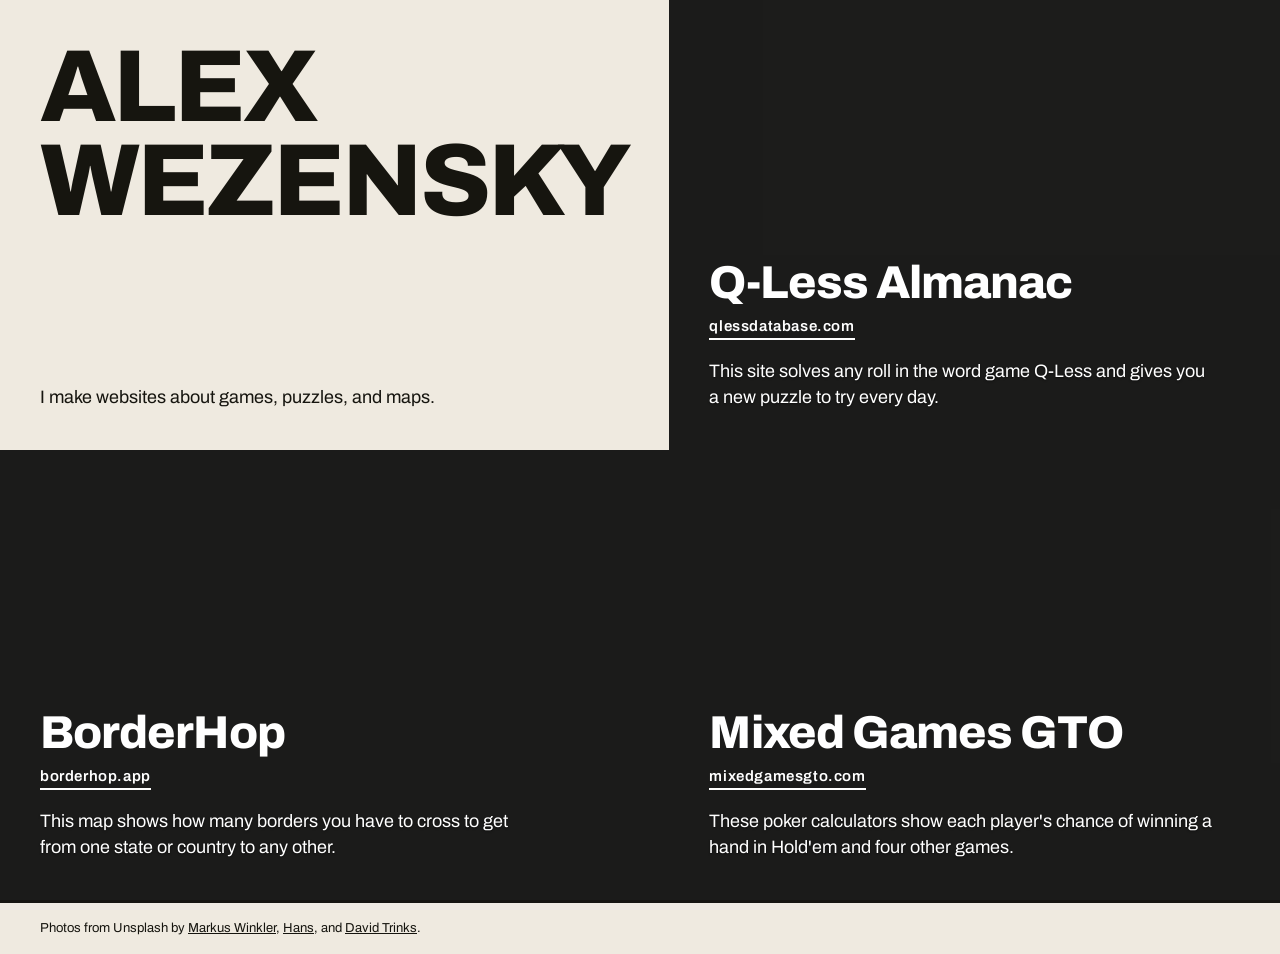
<file: web/home/index.html>
<!DOCTYPE html>
<html lang="en">
<head>
<meta charset="utf-8">
<meta name="viewport" content="width=device-width, initial-scale=1">
<title>Alex Wezensky</title>
<meta name="description" content="Websites built by Alex Wezensky.">
<link rel="preconnect" href="https://fonts.googleapis.com">
<link rel="preconnect" href="https://fonts.gstatic.com" crossorigin>
<link href="https://fonts.googleapis.com/css2?family=Archivo:wght@400;600;800&display=swap" rel="stylesheet">
<style>
  :root {
    --paper: #efeae0;
    --ink: #16150f;
    --rule: #16150f;
    --shade: rgba(12, 12, 10, 0.58);
    --shade-hover: rgba(12, 12, 10, 0.4);
    --on-photo: #ffffff;
  }
  @media (prefers-color-scheme: dark) {
    :root:not([data-theme="light"]) {
      --paper: #16150f;
      --ink: #efeae0;
      --rule: #efeae0;
    }
  }
  :root[data-theme="dark"] {
    --paper: #16150f;
    --ink: #efeae0;
    --rule: #efeae0;
  }

  * { box-sizing: border-box; border-radius: 0; }
  html, body { margin: 0; }
  body {
    background: var(--paper);
    color: var(--ink);
    font-family: "Archivo", "Helvetica Neue", Arial, sans-serif;
    font-size: 18px;
    line-height: 1.45;
  }

  .grid {
    display: grid;
    grid-template-columns: 1fr 1fr;
    width: 100%;
    min-height: 100vh;
  }

  .cell {
    position: relative;
    min-height: 50vh;
    padding: 40px;
    display: flex;
    flex-direction: column;
    justify-content: flex-end;
  }

  .intro {
    justify-content: space-between;
  }
  .intro h1 {
    margin: 0;
    font-size: clamp(48px, 8vw, 112px);
    font-weight: 800;
    line-height: 0.92;
    letter-spacing: -0.03em;
    text-transform: uppercase;
  }
  .intro p {
    margin: 32px 0 0;
    max-width: 30em;
  }

  .project {
    color: var(--on-photo);
    text-decoration: none;
    background-color: #333;
    background-size: cover;
    background-position: center;
    isolation: isolate;
  }
  .project::before {
    content: "";
    position: absolute;
    inset: 0;
    background: var(--shade);
    transition: background 0.2s;
    z-index: -1;
  }
  .project:hover::before,
  .project:focus-visible::before { background: var(--shade-hover); }
  .project:focus-visible { outline: 4px solid #f4c20d; outline-offset: -4px; }

  .project h2 {
    margin: 0;
    font-size: clamp(30px, 3.6vw, 48px);
    font-weight: 800;
    line-height: 1;
    letter-spacing: -0.02em;
  }
  .project .url {
    align-self: flex-start;
    margin-top: 10px;
    font-size: 15px;
    font-weight: 600;
    letter-spacing: 0.04em;
    border-bottom: 2px solid currentColor;
  }
  .project p {
    margin: 18px 0 0;
    max-width: 28em;
    text-shadow: 0 1px 2px rgba(0, 0, 0, 0.5);
  }

  .qless {
    background-image: url("https://images.unsplash.com/photo-1705484229078-e48b8a1bbbc9?auto=format&fit=crop&w=1600&q=70");
  }
  .borderhop {
    background-image: url("https://images.unsplash.com/photo-1622449589142-7757caf37fb9?auto=format&fit=crop&w=1600&h=1100&q=70");
  }
  .mixedgames {
    background-image: url("https://images.unsplash.com/photo-1670251400844-26c200b75a0f?auto=format&fit=crop&w=1600&q=70");
  }

  footer {
    padding: 16px 40px;
    font-size: 13px;
    border-top: 3px solid var(--rule);
  }
  footer a { color: inherit; }

  @media (max-width: 760px) {
    .grid { grid-template-columns: 1fr; }
    .cell { min-height: 60vh; padding: 28px 16px; }
    .intro { min-height: auto; gap: 48px; }
    footer { padding: 16px; }
  }
</style>
</head>
<body>
<main class="grid">
  <section class="cell intro">
    <h1>Alex<br>Wezensky</h1>
    <p>I make websites about games, puzzles, and maps.</p>
  </section>

  <a class="cell project qless" href="https://qlessdatabase.com">
    <h2>Q-Less Almanac</h2>
    <span class="url">qlessdatabase.com</span>
    <p>This site solves any roll in the word game Q-Less and gives you a new puzzle to try every day.</p>
  </a>

  <a class="cell project borderhop" href="https://borderhop.app">
    <h2>BorderHop</h2>
    <span class="url">borderhop.app</span>
    <p>This map shows how many borders you have to cross to get from one state or country to any other.</p>
  </a>

  <a class="cell project mixedgames" href="https://mixedgamesgto.com">
    <h2>Mixed Games GTO</h2>
    <span class="url">mixedgamesgto.com</span>
    <p>These poker calculators show each player's chance of winning a hand in Hold'em and four other games.</p>
  </a>
</main>
<footer>
  Photos from Unsplash by
  <a href="https://unsplash.com/photos/5aiCc8n6tIE">Markus Winkler</a>,
  <a href="https://unsplash.com/photos/hAJhORQHk94">Hans</a>, and
  <a href="https://unsplash.com/photos/VKtjnYXhzGA">David Trinks</a>.
</footer>
</body>
</html>
</file>
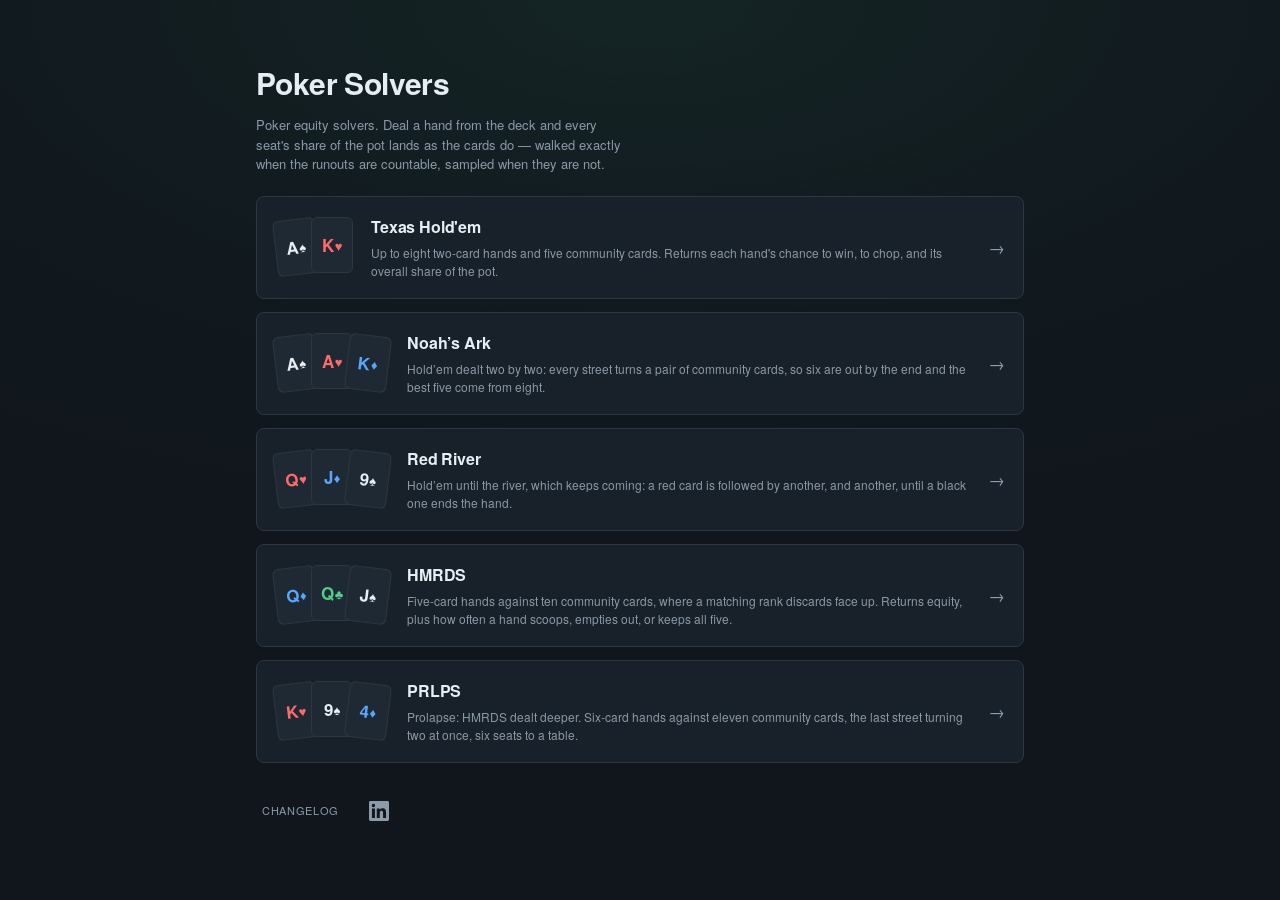
<file: web/static/index.html>
<!DOCTYPE html>
<html lang="en">
<head>
<meta charset="utf-8">
<meta name="viewport" content="width=device-width, initial-scale=1">
<title>Poker Solvers</title>
<meta name="description" content="Poker equity solvers by Alex Wezensky.">
<link rel="icon" href="favicon.svg" type="image/svg+xml">
<link rel="stylesheet" href="style.css">
</head>
<body>
<main>
  <header>
    <h1>Poker Solvers</h1>
    <p class="blurb">
      Poker equity solvers. Deal a hand from the deck and every seat's share of
      the pot lands as the cards do &mdash; walked exactly when the runouts are
      countable, sampled when they are not.
    </p>
  </header>

  <nav class="solvers">
    <a class="solver" href="/holdem/">
      <div class="hand" aria-hidden="true">
        <span class="card suit-s">A<span class="pip">&spades;</span></span>
        <span class="card suit-h">K<span class="pip">&hearts;</span></span>
      </div>
      <div class="copy">
        <h2>Texas Hold'em</h2>
        <p>
          Up to eight two-card hands and five community cards. Returns each
          hand's chance to win, to chop, and its overall share of the pot.
        </p>
      </div>
      <span class="go" aria-hidden="true">&rarr;</span>
    </a>

    <a class="solver" href="/noah/">
      <!-- A pair apiece, for a game that deals its board two by two. -->
      <div class="hand" aria-hidden="true">
        <span class="card suit-s">A<span class="pip">&spades;</span></span>
        <span class="card suit-h">A<span class="pip">&hearts;</span></span>
        <span class="card suit-d">K<span class="pip">&diams;</span></span>
      </div>
      <div class="copy">
        <h2>Noah&rsquo;s Ark</h2>
        <p>
          Hold&rsquo;em dealt two by two: every street turns a pair of community
          cards, so six are out by the end and the best five come from eight.
        </p>
      </div>
      <span class="go" aria-hidden="true">&rarr;</span>
    </a>

    <a class="solver" href="/redriver/">
      <div class="hand" aria-hidden="true">
        <span class="card suit-h">Q<span class="pip">&hearts;</span></span>
        <span class="card suit-d">J<span class="pip">&diams;</span></span>
        <span class="card suit-s">9<span class="pip">&spades;</span></span>
      </div>
      <div class="copy">
        <h2>Red River</h2>
        <p>
          Hold&rsquo;em until the river, which keeps coming: a red card is
          followed by another, and another, until a black one ends the hand.
        </p>
      </div>
      <span class="go" aria-hidden="true">&rarr;</span>
    </a>

    <a class="solver" href="/hmrds/">
      <div class="hand" aria-hidden="true">
        <span class="card suit-d">Q<span class="pip">&diams;</span></span>
        <span class="card suit-c">Q<span class="pip">&clubs;</span></span>
        <span class="card suit-s">J<span class="pip">&spades;</span></span>
      </div>
      <div class="copy">
        <h2>HMRDS</h2>
        <p>
          Five-card hands against ten community cards, where a matching rank
          discards face up. Returns equity, plus how often a hand scoops,
          empties out, or keeps all five.
        </p>
      </div>
      <span class="go" aria-hidden="true">&rarr;</span>
    </a>

    <a class="solver" href="/prlps/">
      <div class="hand" aria-hidden="true">
        <span class="card suit-h">K<span class="pip">&hearts;</span></span>
        <span class="card suit-s">9<span class="pip">&spades;</span></span>
        <span class="card suit-d">4<span class="pip">&diams;</span></span>
      </div>
      <div class="copy">
        <h2>PRLPS</h2>
        <p>
          Prolapse: HMRDS dealt deeper. Six-card hands against eleven community
          cards, the last street turning two at once, six seats to a table.
        </p>
      </div>
      <span class="go" aria-hidden="true">&rarr;</span>
    </a>
  </nav>

  <footer>
    <a class="changelog-link" href="/changelog">Changelog</a>
    <a class="linkedin" href="https://www.linkedin.com/in/alex-wezensky-8425b7b8/"
       target="_blank" rel="noopener noreferrer" aria-label="Alex Wezensky on LinkedIn">
      <!-- The mark drawn rather than fetched: one file fewer, and it takes the
           colour of the link it sits in. -->
      <svg viewBox="0 0 24 24" width="20" height="20" fill="currentColor" aria-hidden="true">
        <path d="M20.45 20.45h-3.56v-5.57c0-1.33-.02-3.04-1.85-3.04-1.85 0-2.14 1.45-2.14 2.94v5.67H9.35V9h3.41v1.56h.05c.48-.9 1.64-1.85 3.37-1.85 3.6 0 4.27 2.37 4.27 5.46v6.28zM5.34 7.43a2.06 2.06 0 1 1 0-4.13 2.06 2.06 0 0 1 0 4.13zM7.12 20.45H3.56V9h3.56v11.45zM22.22 0H1.77C.79 0 0 .77 0 1.72v20.56C0 23.23.79 24 1.77 24h20.45c.98 0 1.78-.77 1.78-1.72V1.72C24 .77 23.2 0 22.22 0z"/>
      </svg>
    </a>
  </footer>
</main>
</body>
</html>
</file>
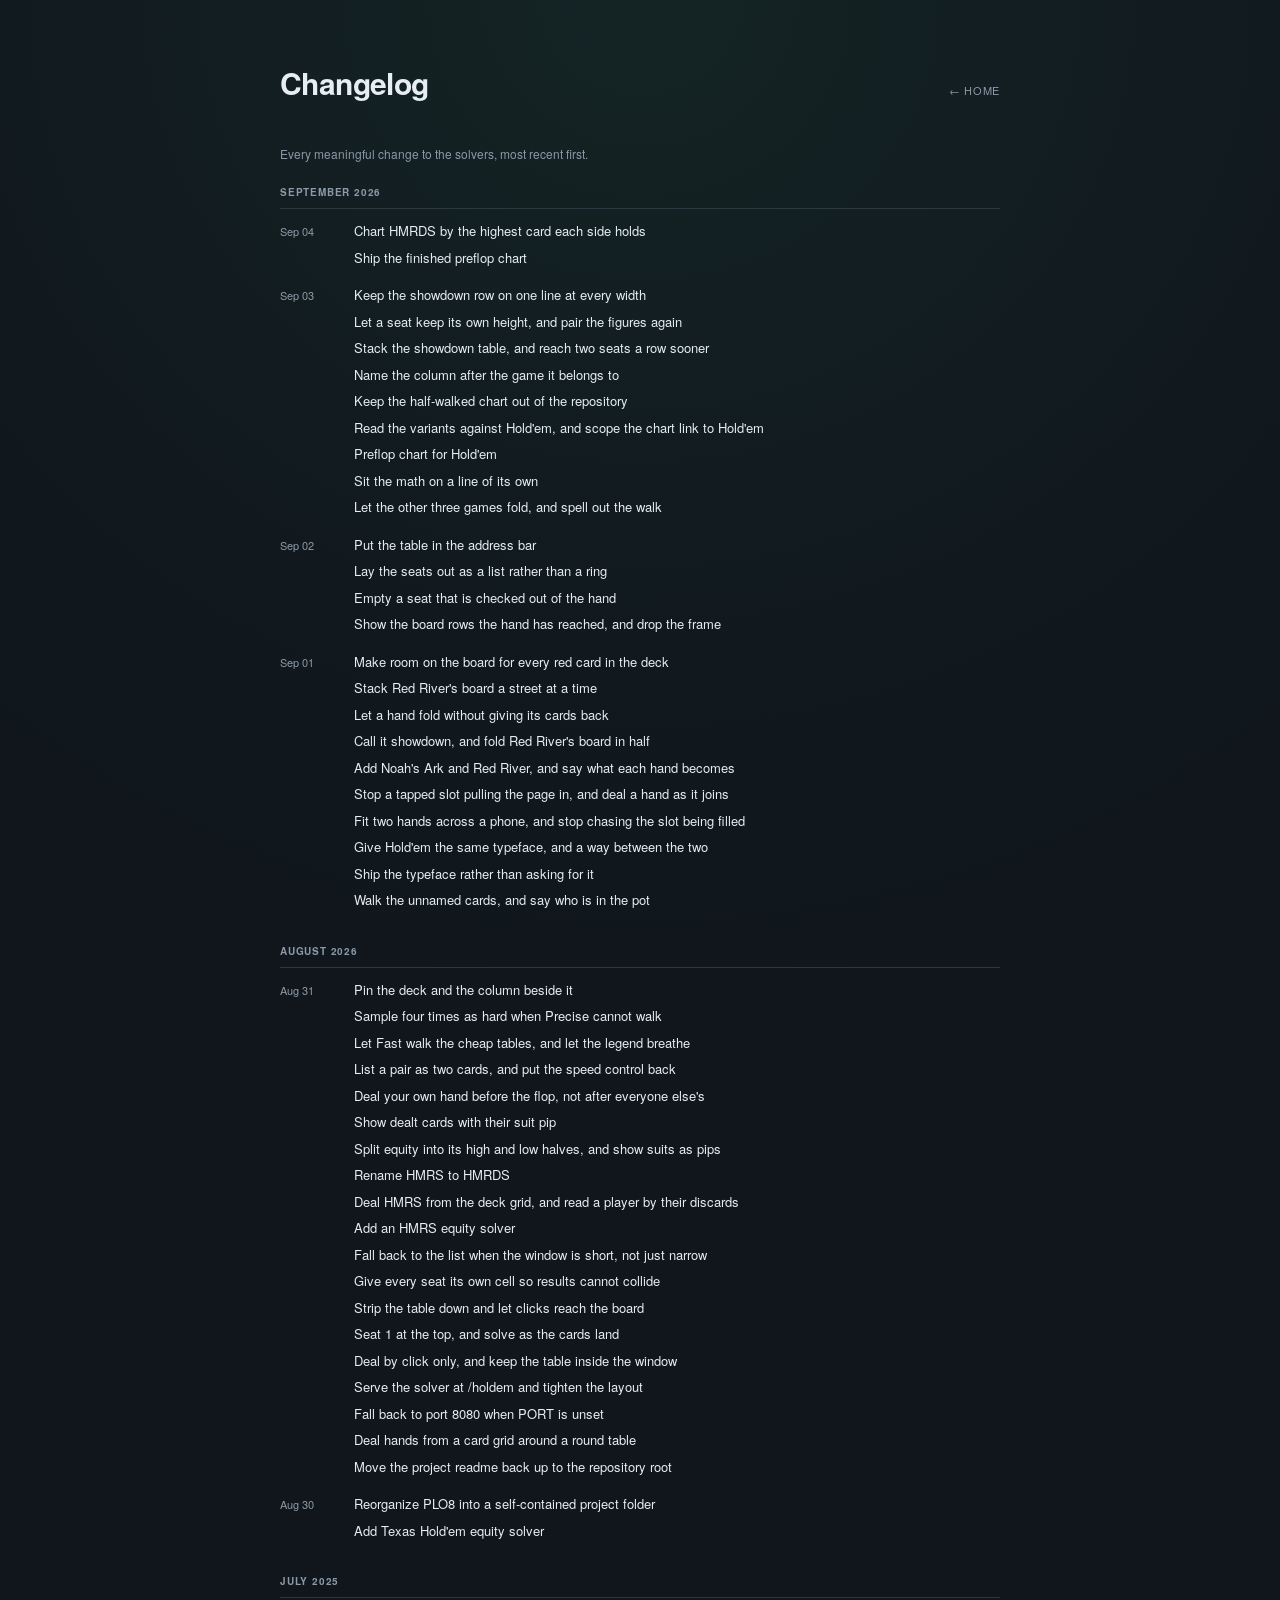
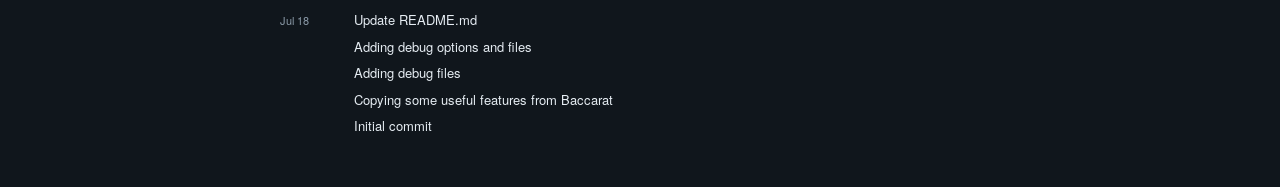
<file: web/static/changelog.html>
<!DOCTYPE html>
<html lang="en">
<head>
<meta charset="utf-8">
<meta name="viewport" content="width=device-width, initial-scale=1">
<title>Changelog</title>
<link rel="icon" href="favicon.svg" type="image/svg+xml">
<link rel="stylesheet" href="style.css">
<link rel="stylesheet" href="changelog.css">
</head>
<body>
<main>
  <header>
    <h1>Changelog</h1>
    <a class="back" href="/">&larr; Home</a>
  </header>

  <p class="blurb">
    Every meaningful change to the solvers, most recent first.
  </p>

  <section id="feed" class="feed"></section>
  <p id="status" class="status">Loading&hellip;</p>
</main>
<script src="changelog.js"></script>
</body>
</html>
</file>
<file: web/static/style.css>
/* Shares the solvers' palette and type, so following a link off this page
   does not feel like leaving it. */
/* TeX Gyre Heros, a Helvetica built from URW's Nimbus Sans and released under
   the GUST Font License (fonts/GUST-FONT-LICENSE.txt). Naming Helvetica in a
   font stack is not enough: Windows does not ship it, so the stack fell through
   to Arial, whose a, t, C and R are drawn differently. Shipping the font is the
   only way the page looks the same on every machine. */
@font-face {
  font-family: "TeX Gyre Heros";
  src: url("fonts/texgyreheros-regular.woff2") format("woff2");
  font-weight: 400;
  font-style: normal;
  font-display: swap;
}
@font-face {
  font-family: "TeX Gyre Heros";
  src: url("fonts/texgyreheros-bold.woff2") format("woff2");
  /* The page asks for 600 in places; spanning the range stops the browser
     smearing a synthetic bold over the real one. */
  font-weight: 600 700;
  font-style: normal;
  font-display: swap;
}

:root {
  --bg: #10161c;
  --panel: #182029;
  --panel-2: #1f2933;
  --line: #2b3742;
  --text: #e6edf3;
  --muted: #8b9aa8;
  --accent: #3fb27f;
  --accent-dim: #2c7a58;
  --spade: #e6edf3;
  --heart: #ff6b6b;
  --diamond: #57a6ff;
  --club: #4fd18b;
  --font: "TeX Gyre Heros", Helvetica, "Helvetica Neue", Arial, sans-serif;
}

* { box-sizing: border-box; }

body {
  margin: 0;
  padding: 26px 16px 51px;
  background: var(--bg);
  color: var(--text);
  font: 12px/1.5 var(--font);
  /* The felt from the solvers' table, spread behind the whole page. */
  background-image: radial-gradient(ellipse 90% 60% at 50% 0%,
    rgba(63, 178, 127, 0.09), rgba(63, 178, 127, 0.02) 60%, transparent 100%);
  background-repeat: no-repeat;
}

main {
  max-width: 768px;
  margin: 0 auto;
  min-height: calc(100dvh - 77px);
  display: flex;
  flex-direction: column;
}

header { margin: 34px 0 22px; }
h1 { margin: 0 0 10px; font-size: 30px; letter-spacing: -0.02em; }
.blurb { margin: 0; max-width: 54ch; color: var(--muted); font-size: 13px; }

.solvers { display: flex; flex-direction: column; gap: 13px; }

.solver {
  display: flex;
  align-items: center;
  gap: 18px;
  background: var(--panel);
  border: 1px solid var(--line);
  border-radius: 8px;
  padding: 18px;
  color: inherit;
  text-decoration: none;
  transition: border-color 0.15s, background 0.15s, transform 0.15s;
}
.solver:hover, .solver:focus-visible {
  border-color: var(--accent-dim);
  background: rgba(63, 178, 127, 0.07);
  transform: translateY(-1px);
  outline: none;
}
.solver:focus-visible { box-shadow: 0 0 0 2px rgba(63, 178, 127, 0.3); }

.copy { flex: 1 1 auto; min-width: 0; }
.copy h2 { margin: 0 0 5px; font-size: 16px; letter-spacing: -0.01em; }
.copy p { margin: 0; color: var(--muted); }

/* The hands fan the way a dealt hand does, and square up on hover. */
.hand { flex: 0 0 auto; display: flex; }
.card {
  display: flex;
  align-items: center;
  justify-content: center;
  gap: 1px;
  width: 42px; height: 56px;
  background: var(--panel-2);
  border: 1px solid var(--line);
  border-radius: 6px;
  font: 600 17px/1 var(--font);
  transition: transform 0.15s;
}
.card + .card { margin-left: -6px; }
.card:nth-child(1) { transform: rotate(-7deg); }
.card:nth-child(2) { transform: rotate(0deg) translateY(-2px); }
.card:nth-child(3) { transform: rotate(7deg); }
.solver:hover .card, .solver:focus-visible .card {
  transform: rotate(0deg) translateY(0);
}
.solver:hover .card + .card, .solver:focus-visible .card + .card {
  margin-left: 4px;
}
.pip { font-size: 13px; }
.card.suit-s { color: var(--spade); }
.card.suit-h { color: var(--heart); }
.card.suit-d { color: var(--diamond); }
.card.suit-c { color: var(--club); }

.go { flex: 0 0 auto; color: var(--muted); font-size: 17px; }
.solver:hover .go, .solver:focus-visible .go { color: var(--accent); }


/* The one thing at the foot of the page, so it sits under the solvers rather
   than beside them. */
footer { margin-top: 34px; display: flex; align-items: center; gap: 20px; }
.changelog-link {
  color: var(--muted);
  text-decoration: none;
  font-size: 11px;
  text-transform: uppercase;
  letter-spacing: 0.06em;
  padding: 4px 6px;
  border-radius: 4px;
  transition: color 0.15s;
}
.changelog-link:hover, .changelog-link:focus-visible {
  color: var(--accent); outline: none;
}
.linkedin {
  color: var(--muted);
  display: inline-flex;
  border-radius: 6px;
  padding: 4px;
  transition: color 0.15s;
}
.linkedin:hover, .linkedin:focus-visible { color: var(--accent); outline: none; }
.linkedin:focus-visible { box-shadow: 0 0 0 2px rgba(63, 178, 127, 0.3); }

@media (prefers-reduced-motion: reduce) {
  .linkedin { transition: none; }
}

@media (max-width: 560px) {
  header { margin-top: 18px; }
  h1 { font-size: 24px; }
  .solver { gap: 14px; padding: 14px; }
  /* The arrow only repeats what the whole row already says; the hand does not. */
  .go { display: none; }
  .card { width: 36px; height: 48px; font-size: 15px; }
  .card + .card { margin-left: -5px; }
  .pip { font-size: 11px; }
}

@media (prefers-reduced-motion: reduce) {
  .solver, .card { transition: none; }
  .solver:hover, .solver:focus-visible { transform: none; }
}
</file>
<file: web/static/changelog.css>
/* A stream of one line summaries, grouped by month and then by day. A day
   gives its date once in the left column and lists what landed on it in the
   right, so a busy day reads as one block rather than a repeated date. */

main { max-width: 720px; }

header { display: flex; justify-content: space-between; align-items: baseline; }
.back {
  color: var(--muted); text-decoration: none; font-size: 11px;
  text-transform: uppercase; letter-spacing: 0.06em;
}
.back:hover { color: var(--accent); }

.blurb { color: var(--muted); font-size: 12px; margin: 8px 0 22px; }

.feed { display: flex; flex-direction: column; gap: 34px; }

.month {
  color: var(--muted);
  font-size: 10px;
  text-transform: uppercase;
  letter-spacing: 0.08em;
  margin: 0 0 12px;
  padding-bottom: 8px;
  border-bottom: 1px solid var(--line);
}

.days { display: flex; flex-direction: column; gap: 18px; }

.day {
  display: grid;
  grid-template-columns: 60px 1fr;
  gap: 14px;
}
.day-date {
  margin: 0;
  color: var(--muted);
  font-size: 11px;
  font-weight: 400;
  font-variant-numeric: tabular-nums;
  padding-top: 2px;
}

.summaries {
  margin: 0;
  padding: 0;
  list-style: none;
  display: flex;
  flex-direction: column;
  gap: 7px;
}
.summaries li { font-size: 13px; line-height: 1.5; }

.status { color: var(--muted); font-size: 11px; text-align: center; margin: 20px 0; }

@media (max-width: 500px) {
  .day { grid-template-columns: 1fr; gap: 5px; }
  .day-date { padding-top: 0; }
}
</file>
